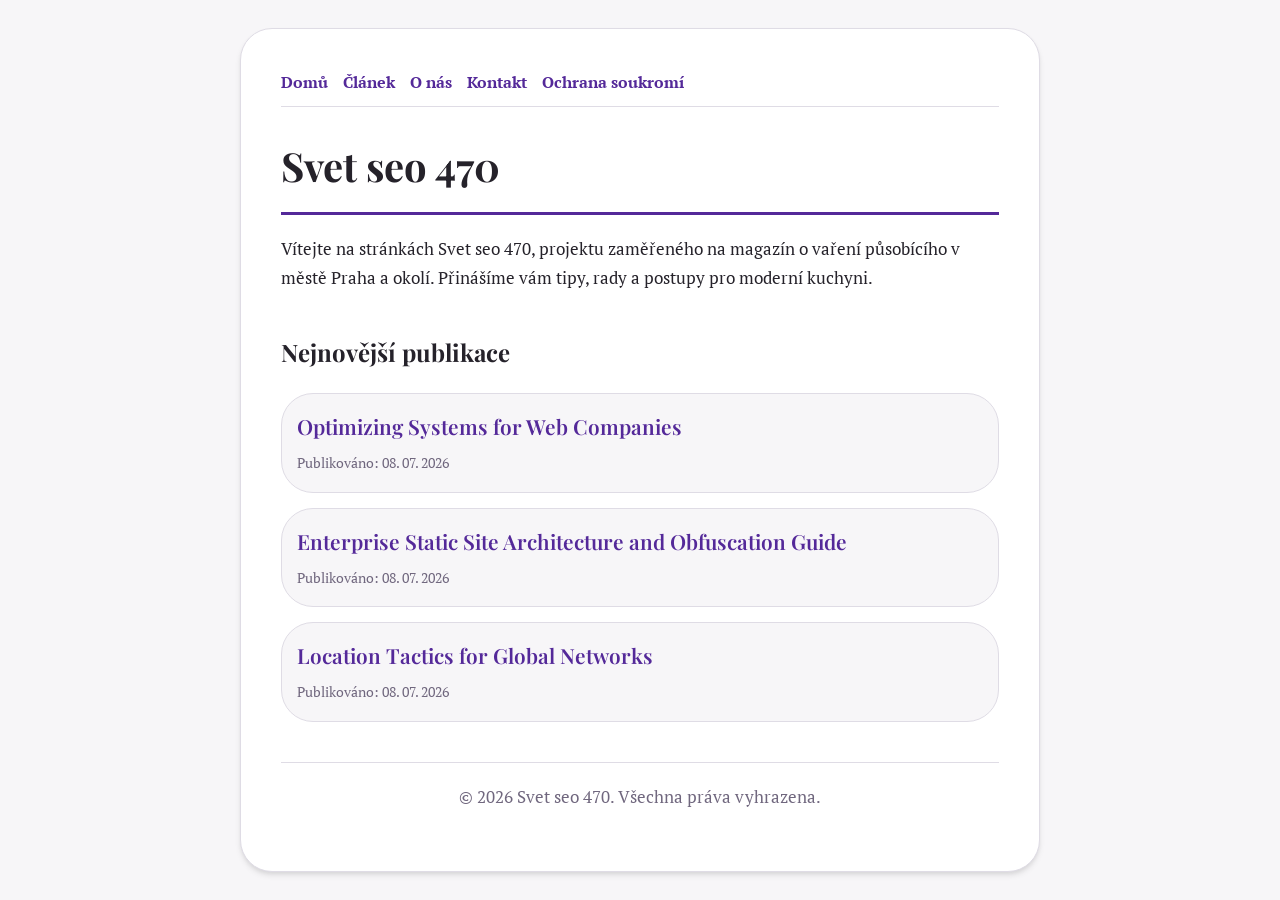
<file: index.html>
<!DOCTYPE html>
<html lang="cs">
<head>
    <meta charset="UTF-8">
    <meta name="viewport" content="width=device-width, initial-scale=1.0">
    <title>Svet seo 470 | Magazín o vaření - Praha</title>
    <meta name="description" content="Vítejte na stránkách Svet seo 470, projektu zaměřeného na magazín o vaření působícího v městě Praha a okolí. Přinášíme vám tipy, rady a postupy pro moderní kuchyni.">
    <meta name="geo.region" content="CZ" />
    <meta name="geo.placename" content="Praha" />
    <meta name="geo.position" content="50.0755;14.4378" />
    <meta name="ICBM" content="50.0755, 14.4378" />
    <link rel="stylesheet" href="style.css">
    <script type="application/ld+json">
{
  "@context": "https://schema.org",
  "@type": "LocalBusiness",
  "name": "Svet seo 470",
  "url": "https://svet-seo-470.github.io",
  "telephone": "+420 222 555 123",
  "address": {
    "@type": "PostalAddress",
    "addressLocality": "Praha",
    "addressRegion": "Praha",
    "postalCode": "110 00",
    "addressCountry": "CZ"
  },
  "geo": {
    "@type": "GeoCoordinates",
    "latitude": 50.0755,
    "longitude": 14.4378
  }
}
</script>
</head>
<body>
    
        <div class="site-inner" style="max-width: 800px;">
            <nav style="display: flex; gap: 15px; margin-bottom: 25px; border-bottom: 1px solid var(--tazxr); padding-bottom: 10px; overflow-x: auto; flex-wrap: wrap;">
            <a href="index.html">Domů</a>
            <a href="optimizing-systems-for-web-companies.html">Článek</a>
            <a href="about.html">O nás</a>
            <a href="contact.html">Kontakt</a>
            <a href="privacy.html">Ochrana soukromí</a>
        </nav>
            <h1>Svet seo 470</h1>
            <p>Vítejte na stránkách Svet seo 470, projektu zaměřeného na magazín o vaření působícího v městě Praha a okolí. Přinášíme vám tipy, rady a postupy pro moderní kuchyni.</p>
            <h2 style="margin-top: 40px;">Nejnovější publikace</h2>
            <ul style="list-style-type: none; padding-left: 0;">
                <li style="background: var(--rokww); padding: 15px; border-radius: var(--ejrrr); border: 1px solid var(--tazxr); margin-bottom: 15px;">
                <h3 style="margin-bottom: 5px; font-size: 1.3rem;"><a href="optimizing-systems-for-web-companies.html">Optimizing Systems for Web Companies</a></h3>
                <span style="font-size:0.85rem; color: var(--svjzr)">Publikováno: 08. 07. 2026</span>
            </li>
<li style="background: var(--rokww); padding: 15px; border-radius: var(--ejrrr); border: 1px solid var(--tazxr); margin-bottom: 15px;">
                <h3 style="margin-bottom: 5px; font-size: 1.3rem;"><a href="enterprise-static-site-architecture-and-obfuscation-guide.html">Enterprise Static Site Architecture and Obfuscation Guide</a></h3>
                <span style="font-size:0.85rem; color: var(--svjzr)">Publikováno: 08. 07. 2026</span>
            </li>
<li style="background: var(--rokww); padding: 15px; border-radius: var(--ejrrr); border: 1px solid var(--tazxr); margin-bottom: 15px;">
                <h3 style="margin-bottom: 5px; font-size: 1.3rem;"><a href="location-tactics-for-global-networks.html">Location Tactics for Global Networks</a></h3>
                <span style="font-size:0.85rem; color: var(--svjzr)">Publikováno: 08. 07. 2026</span>
            </li>

            </ul>
            <footer>
                <p>&copy; 2026 Svet seo 470. Všechna práva vyhrazena.</p>
            </footer>
        </div>
        
</body>
</html>
</file>
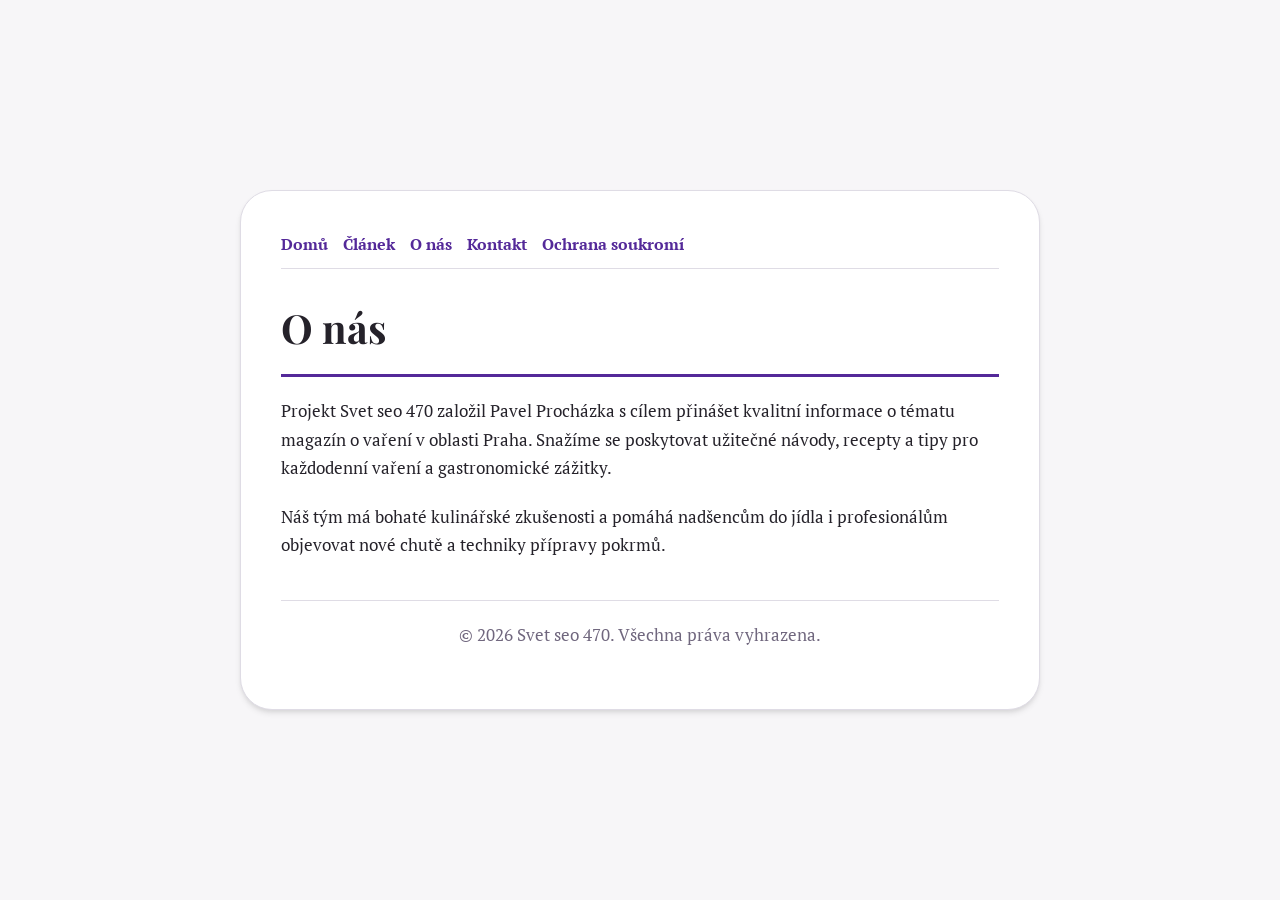
<file: about.html>
<!DOCTYPE html>
<html lang="cs">
<head>
    <meta charset="UTF-8">
    <meta name="viewport" content="width=device-width, initial-scale=1.0">
    <title>O nás | Svet seo 470</title>
    <meta name="description" content="Projekt Svet seo 470 založil Pavel Procházka s cílem přinášet kvalitní informace o tématu magazín o vaření v oblasti Praha. Snažíme se poskytovat užitečné návody, recepty a tipy pro každodenní vaření a gastronomické zážitky.">
    <meta name="geo.region" content="CZ" />
    <meta name="geo.placename" content="Praha" />
    <meta name="geo.position" content="50.0755;14.4378" />
    <meta name="ICBM" content="50.0755, 14.4378" />
    <link rel="stylesheet" href="style.css">
</head>
<body>
    
        <div class="site-inner" style="max-width: 800px;">
            <nav style="display: flex; gap: 15px; margin-bottom: 25px; border-bottom: 1px solid var(--tazxr); padding-bottom: 10px; overflow-x: auto; flex-wrap: wrap;">
            <a href="index.html">Domů</a>
            <a href="optimizing-systems-for-web-companies.html">Článek</a>
            <a href="about.html">O nás</a>
            <a href="contact.html">Kontakt</a>
            <a href="privacy.html">Ochrana soukromí</a>
        </nav>
            <h1>O nás</h1>
            <p>Projekt Svet seo 470 založil Pavel Procházka s cílem přinášet kvalitní informace o tématu magazín o vaření v oblasti Praha. Snažíme se poskytovat užitečné návody, recepty a tipy pro každodenní vaření a gastronomické zážitky.</p>
            <p>Náš tým má bohaté kulinářské zkušenosti a pomáhá nadšencům do jídla i profesionálům objevovat nové chutě a techniky přípravy pokrmů.</p>
            <footer>
                <p>&copy; 2026 Svet seo 470. Všechna práva vyhrazena.</p>
            </footer>
        </div>
        
</body>
</html>
</file>
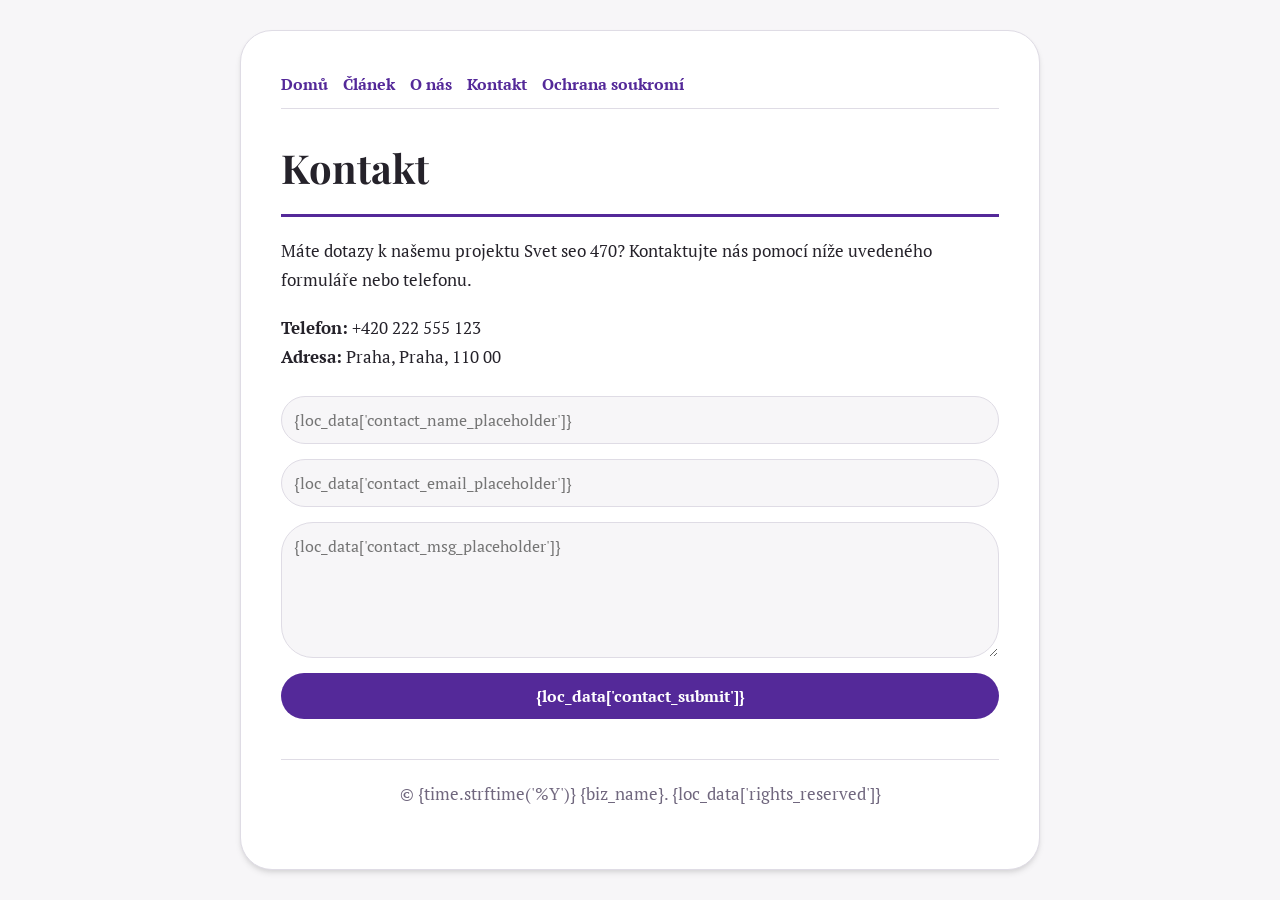
<file: contact.html>
<!DOCTYPE html>
<html lang="cs">
<head>
    <meta charset="UTF-8">
    <meta name="viewport" content="width=device-width, initial-scale=1.0">
    <title>Kontakt | Svet seo 470</title>
    <meta name="description" content="Máte dotazy k našemu projektu Svet seo 470? Kontaktujte nás pomocí níže uvedeného formuláře nebo telefonu.">
    <meta name="geo.region" content="CZ" />
    <meta name="geo.placename" content="Praha" />
    <meta name="geo.position" content="50.0755;14.4378" />
    <meta name="ICBM" content="50.0755, 14.4378" />
    <link rel="stylesheet" href="style.css">
</head>
<body>
    
        <div class="site-inner" style="max-width: 800px;">
            <nav style="display: flex; gap: 15px; margin-bottom: 25px; border-bottom: 1px solid var(--tazxr); padding-bottom: 10px; overflow-x: auto; flex-wrap: wrap;">
            <a href="index.html">Domů</a>
            <a href="optimizing-systems-for-web-companies.html">Článek</a>
            <a href="about.html">O nás</a>
            <a href="contact.html">Kontakt</a>
            <a href="privacy.html">Ochrana soukromí</a>
        </nav>
            <h1>Kontakt</h1>
            <p>Máte dotazy k našemu projektu Svet seo 470? Kontaktujte nás pomocí níže uvedeného formuláře nebo telefonu.</p>
            <p><strong>Telefon:</strong> +420 222 555 123<br><strong>Adresa:</strong> Praha, Praha, 110 00</p>
            <form action=/send-message method="POST">
                <input type="text" name="name" placeholder="{loc_data['contact_name_placeholder']}" required>
                <input type="email" name="email" placeholder="{loc_data['contact_email_placeholder']}" required>
                <textarea name="message" placeholder="{loc_data['contact_msg_placeholder']}" rows="5" required></textarea>
                <button type="submit">{loc_data['contact_submit']}</button>
            </form>
            <footer>
                <p>&copy; {time.strftime('%Y')} {biz_name}. {loc_data['rights_reserved']}</p>
            </footer>
        </div>
        
</body>
</html>
</file>
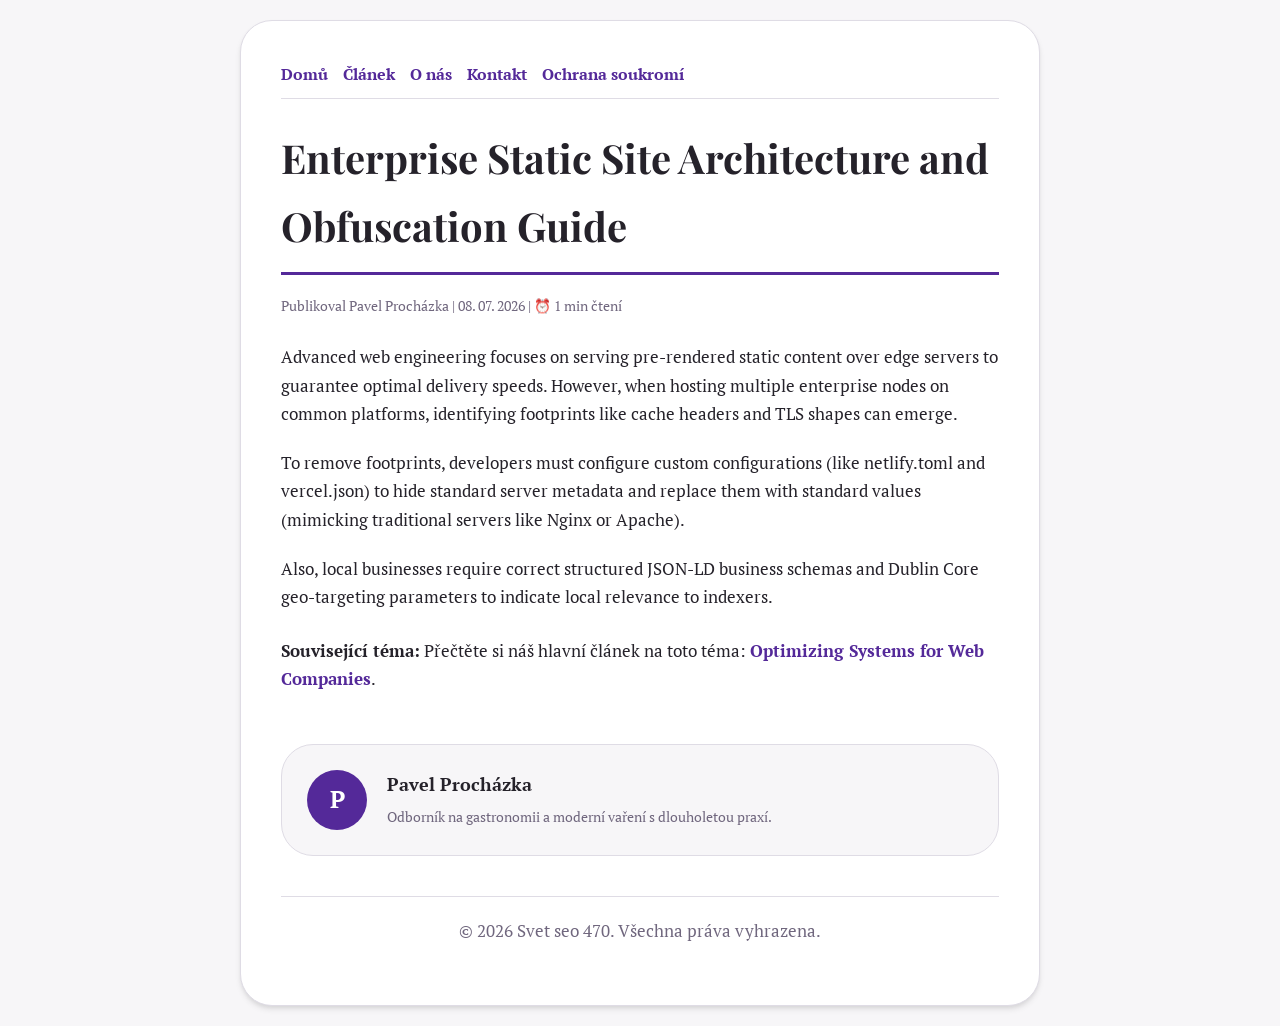
<file: enterprise-static-site-architecture-and-obfuscation-guide.html>
<!DOCTYPE html>
<html lang="cs">
<head>
    <meta charset="UTF-8">
    <meta name="viewport" content="width=device-width, initial-scale=1.0">
    <title>Enterprise Static Site Architecture and Obfuscation Guide - Svet seo 470</title>
    <meta name="description" content="Enterprise Static Site Architecture and Obfuscation Guide">
    <meta name="geo.region" content="CZ" />
    <meta name="geo.placename" content="Praha" />
    <meta name="geo.position" content="50.0755;14.4378" />
    <meta name="ICBM" content="50.0755, 14.4378" />
    <link rel="stylesheet" href="style.css">
</head>
<body>
    
            <div class="site-inner" style="max-width: 800px;">
                <nav style="display: flex; gap: 15px; margin-bottom: 25px; border-bottom: 1px solid var(--tazxr); padding-bottom: 10px; overflow-x: auto; flex-wrap: wrap;">
            <a href="index.html">Domů</a>
            <a href="optimizing-systems-for-web-companies.html">Článek</a>
            <a href="about.html">O nás</a>
            <a href="contact.html">Kontakt</a>
            <a href="privacy.html">Ochrana soukromí</a>
        </nav>
                <h1>Enterprise Static Site Architecture and Obfuscation Guide</h1>
                <div style="font-size:0.85rem; color: var(--svjzr); margin-bottom: 25px;">
                    Publikoval Pavel Procházka | 08. 07. 2026 | ⏰ 1 min čtení
                </div>
                <article style="margin-top: 20px;">
                    <p>Advanced web engineering focuses on serving pre-rendered static content over edge servers to guarantee optimal delivery speeds. However, when hosting multiple enterprise nodes on common platforms, identifying footprints like cache headers and TLS shapes can emerge.</p>
<p>To remove footprints, developers must configure custom configurations (like netlify.toml and vercel.json) to hide standard server metadata and replace them with standard values (mimicking traditional servers like Nginx or Apache).</p>
<p>Also, local businesses require correct structured JSON-LD business schemas and Dublin Core geo-targeting parameters to indicate local relevance to indexers.</p>
                    <p style="margin-top: 25px;"><strong>Související téma:</strong> Přečtěte si náš hlavní článek na toto téma: <a href="optimizing-systems-for-web-companies.html">Optimizing Systems for Web Companies</a>.</p>
                </article>
                
            <div class="bio-wrap" style="margin-top: 50px; padding: 25px; background: var(--rokww); border: 1px solid var(--tazxr); border-radius: var(--ejrrr); display: flex; gap: 20px; align-items: center;">
                <div style="width: 60px; height: 60px; border-radius: 50%; background: var(--hoxei); display: flex; align-items: center; justify-content: center; color: white; font-weight: bold; font-size: 1.5rem;">P</div>
                <div>
                    <h4 style="margin-bottom: 5px; font-weight: bold; font-size: 1.1rem;">Pavel Procházka</h4>
                    <p style="margin: 0; font-size: 0.9rem; color: var(--svjzr);">Odborník na gastronomii a moderní vaření s dlouholetou praxí.</p>
                </div>
            </div>
            
                <footer>
                    <p>&copy; 2026 Svet seo 470. Všechna práva vyhrazena.</p>
                </footer>
            </div>
            
</body>
</html>
</file>
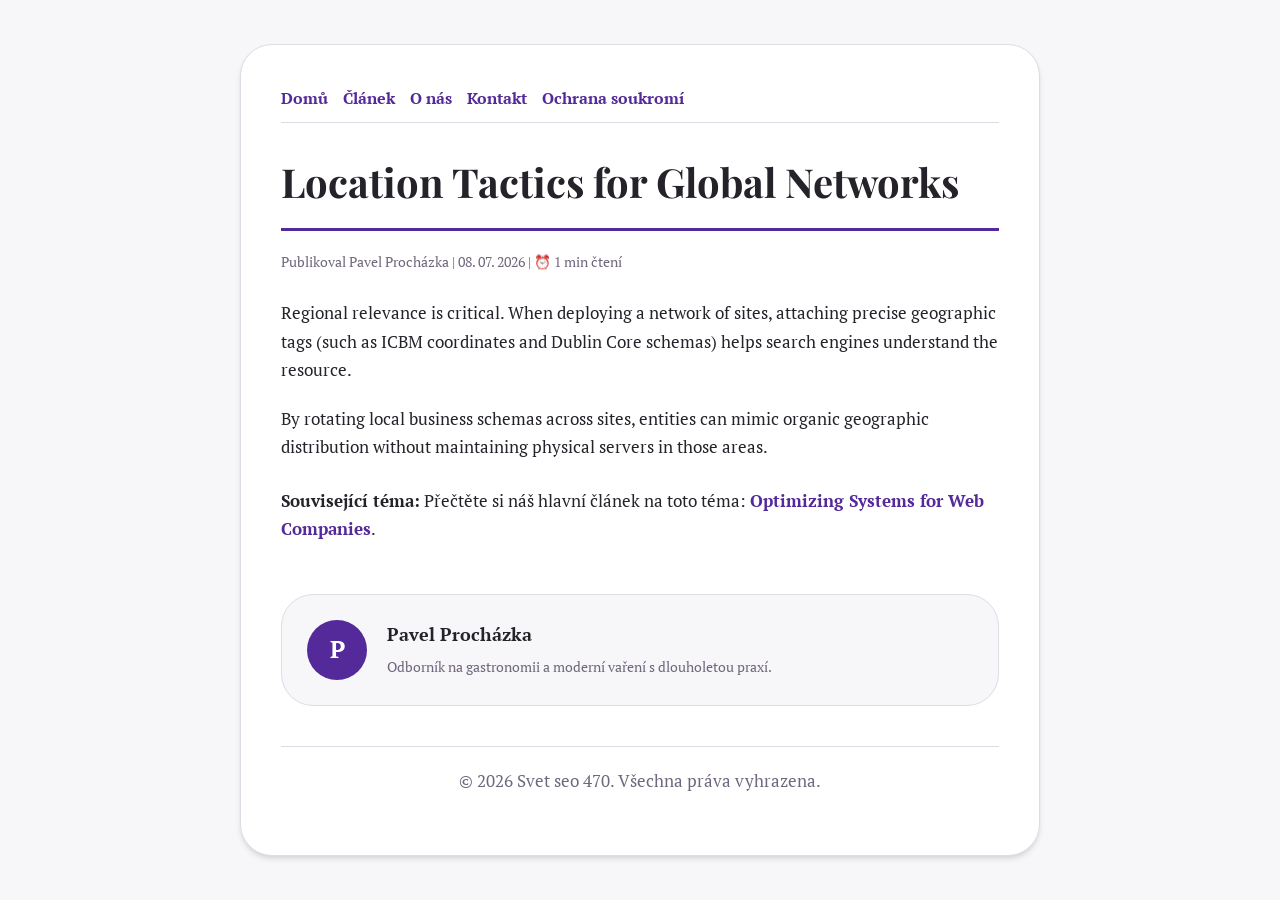
<file: location-tactics-for-global-networks.html>
<!DOCTYPE html>
<html lang="cs">
<head>
    <meta charset="UTF-8">
    <meta name="viewport" content="width=device-width, initial-scale=1.0">
    <title>Location Tactics for Global Networks - Svet seo 470</title>
    <meta name="description" content="Location Tactics for Global Networks">
    <meta name="geo.region" content="CZ" />
    <meta name="geo.placename" content="Praha" />
    <meta name="geo.position" content="50.0755;14.4378" />
    <meta name="ICBM" content="50.0755, 14.4378" />
    <link rel="stylesheet" href="style.css">
</head>
<body>
    
            <div class="site-inner" style="max-width: 800px;">
                <nav style="display: flex; gap: 15px; margin-bottom: 25px; border-bottom: 1px solid var(--tazxr); padding-bottom: 10px; overflow-x: auto; flex-wrap: wrap;">
            <a href="index.html">Domů</a>
            <a href="optimizing-systems-for-web-companies.html">Článek</a>
            <a href="about.html">O nás</a>
            <a href="contact.html">Kontakt</a>
            <a href="privacy.html">Ochrana soukromí</a>
        </nav>
                <h1>Location Tactics for Global Networks</h1>
                <div style="font-size:0.85rem; color: var(--svjzr); margin-bottom: 25px;">
                    Publikoval Pavel Procházka | 08. 07. 2026 | ⏰ 1 min čtení
                </div>
                <article style="margin-top: 20px;">
                    <p>Regional relevance is critical. When deploying a network of sites, attaching precise geographic tags (such as ICBM coordinates and Dublin Core schemas) helps search engines understand the resource.</p>
<p>By rotating local business schemas across sites, entities can mimic organic geographic distribution without maintaining physical servers in those areas.</p>
                    <p style="margin-top: 25px;"><strong>Související téma:</strong> Přečtěte si náš hlavní článek na toto téma: <a href="optimizing-systems-for-web-companies.html">Optimizing Systems for Web Companies</a>.</p>
                </article>
                
            <div class="bio-wrap" style="margin-top: 50px; padding: 25px; background: var(--rokww); border: 1px solid var(--tazxr); border-radius: var(--ejrrr); display: flex; gap: 20px; align-items: center;">
                <div style="width: 60px; height: 60px; border-radius: 50%; background: var(--hoxei); display: flex; align-items: center; justify-content: center; color: white; font-weight: bold; font-size: 1.5rem;">P</div>
                <div>
                    <h4 style="margin-bottom: 5px; font-weight: bold; font-size: 1.1rem;">Pavel Procházka</h4>
                    <p style="margin: 0; font-size: 0.9rem; color: var(--svjzr);">Odborník na gastronomii a moderní vaření s dlouholetou praxí.</p>
                </div>
            </div>
            
                <footer>
                    <p>&copy; 2026 Svet seo 470. Všechna práva vyhrazena.</p>
                </footer>
            </div>
            
</body>
</html>
</file>
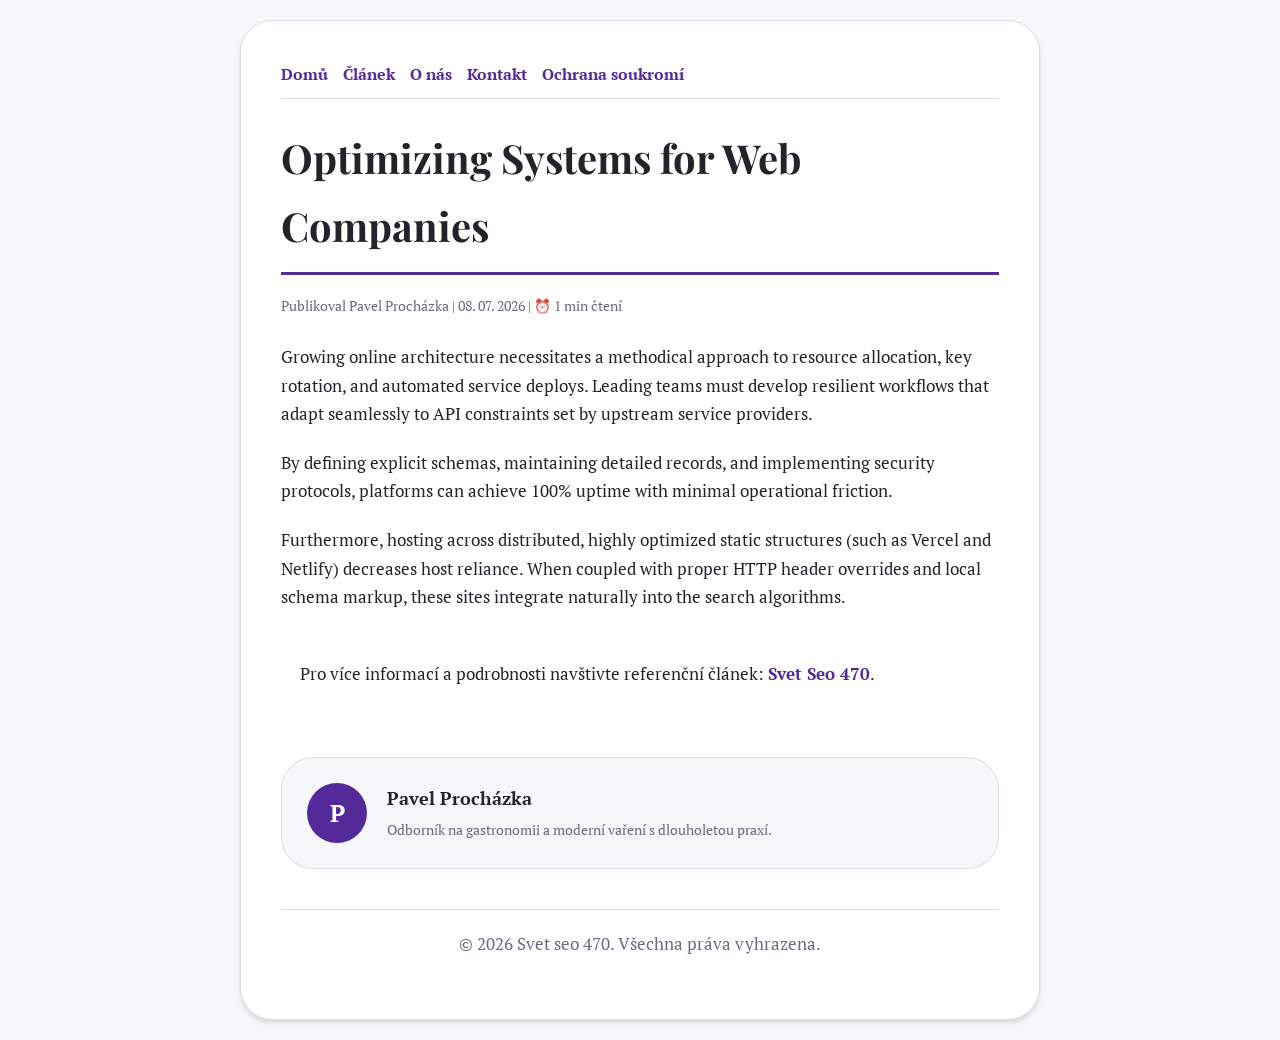
<file: optimizing-systems-for-web-companies.html>
<!DOCTYPE html>
<html lang="cs">
<head>
    <meta charset="UTF-8">
    <meta name="viewport" content="width=device-width, initial-scale=1.0">
    <title>Optimizing Systems for Web Companies - Svet seo 470</title>
    <meta name="description" content="Optimizing Systems for Web Companies">
    <meta name="geo.region" content="CZ" />
    <meta name="geo.placename" content="Praha" />
    <meta name="geo.position" content="50.0755;14.4378" />
    <meta name="ICBM" content="50.0755, 14.4378" />
    <link rel="stylesheet" href="style.css">
</head>
<body>
    
            <div class="site-inner" style="max-width: 800px;">
                <nav style="display: flex; gap: 15px; margin-bottom: 25px; border-bottom: 1px solid var(--tazxr); padding-bottom: 10px; overflow-x: auto; flex-wrap: wrap;">
            <a href="index.html">Domů</a>
            <a href="optimizing-systems-for-web-companies.html">Článek</a>
            <a href="about.html">O nás</a>
            <a href="contact.html">Kontakt</a>
            <a href="privacy.html">Ochrana soukromí</a>
        </nav>
                <h1>Optimizing Systems for Web Companies</h1>
                <div style="font-size:0.85rem; color: var(--svjzr); margin-bottom: 25px;">
                    Publikoval Pavel Procházka | 08. 07. 2026 | ⏰ 1 min čtení
                </div>
                <article style="margin-top: 20px;">
                    <p>Growing online architecture necessitates a methodical approach to resource allocation, key rotation, and automated service deploys. Leading teams must develop resilient workflows that adapt seamlessly to API constraints set by upstream service providers.</p>
<p>By defining explicit schemas, maintaining detailed records, and implementing security protocols, platforms can achieve 100% uptime with minimal operational friction.</p>
<p>Furthermore, hosting across distributed, highly optimized static structures (such as Vercel and Netlify) decreases host reliance. When coupled with proper HTTP header overrides and local schema markup, these sites integrate naturally into the search algorithms.</p>
                    <div class="source-info" style="margin-top: 29px; padding: 19px; border-left: 5px solid var({v_primary}); background: var({v_bg}); border-radius: 3px;"><p style="margin: 0;">Pro více informací a podrobnosti navštivte referenční článek: <strong><a href="https://mentionhub.cz/ai-vliv-pr-clanku-na-umelou-inteligenci/">Svet Seo 470</a></strong>.</p></div>
                </article>
                
            <div class="bio-wrap" style="margin-top: 50px; padding: 25px; background: var(--rokww); border: 1px solid var(--tazxr); border-radius: var(--ejrrr); display: flex; gap: 20px; align-items: center;">
                <div style="width: 60px; height: 60px; border-radius: 50%; background: var(--hoxei); display: flex; align-items: center; justify-content: center; color: white; font-weight: bold; font-size: 1.5rem;">P</div>
                <div>
                    <h4 style="margin-bottom: 5px; font-weight: bold; font-size: 1.1rem;">Pavel Procházka</h4>
                    <p style="margin: 0; font-size: 0.9rem; color: var(--svjzr);">Odborník na gastronomii a moderní vaření s dlouholetou praxí.</p>
                </div>
            </div>
            
                <footer>
                    <p>&copy; 2026 Svet seo 470. Všechna práva vyhrazena.</p>
                </footer>
            </div>
            
</body>
</html>
</file>
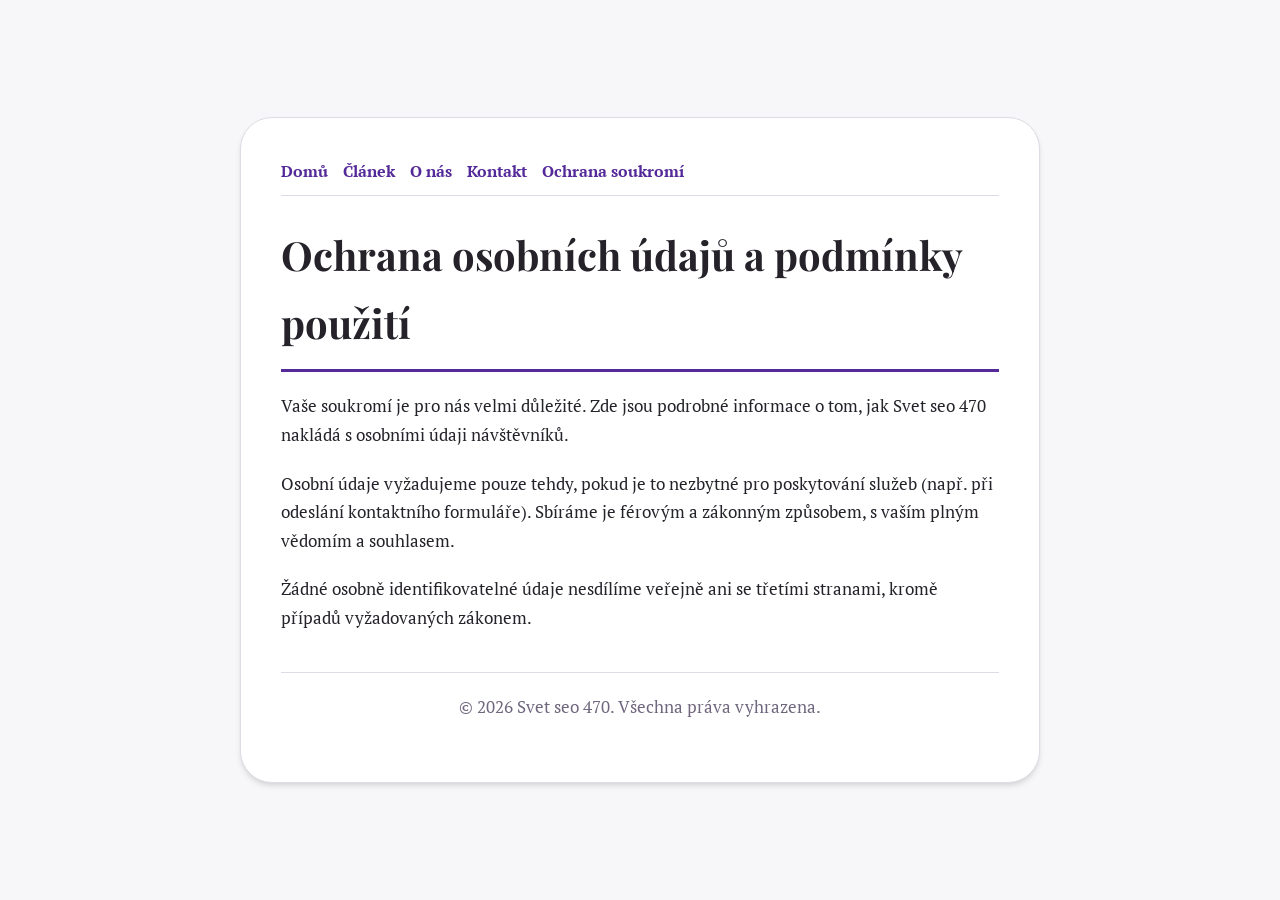
<file: privacy.html>
<!DOCTYPE html>
<html lang="cs">
<head>
    <meta charset="UTF-8">
    <meta name="viewport" content="width=device-width, initial-scale=1.0">
    <title>Ochrana osobních údajů a podmínky použití - Svet seo 470</title>
    <meta name="description" content="Vaše soukromí je pro nás velmi důležité. Zde jsou podrobné informace o tom, jak Svet seo 470 nakládá s osobními údaji návštěvníků.">
    <meta name="geo.region" content="CZ" />
    <meta name="geo.placename" content="Praha" />
    <meta name="geo.position" content="50.0755;14.4378" />
    <meta name="ICBM" content="50.0755, 14.4378" />
    <link rel="stylesheet" href="style.css">
</head>
<body>
    
        <div class="site-inner" style="max-width: 800px;">
            <nav style="display: flex; gap: 15px; margin-bottom: 25px; border-bottom: 1px solid var(--tazxr); padding-bottom: 10px; overflow-x: auto; flex-wrap: wrap;">
            <a href="index.html">Domů</a>
            <a href="optimizing-systems-for-web-companies.html">Článek</a>
            <a href="about.html">O nás</a>
            <a href="contact.html">Kontakt</a>
            <a href="privacy.html">Ochrana soukromí</a>
        </nav>
            <h1>Ochrana osobních údajů a podmínky použití</h1>
            <p>Vaše soukromí je pro nás velmi důležité. Zde jsou podrobné informace o tom, jak Svet seo 470 nakládá s osobními údaji návštěvníků.</p>
            <p>Osobní údaje vyžadujeme pouze tehdy, pokud je to nezbytné pro poskytování služeb (např. při odeslání kontaktního formuláře). Sbíráme je férovým a zákonným způsobem, s vaším plným vědomím a souhlasem.</p>
            <p>Žádné osobně identifikovatelné údaje nesdílíme veřejně ani se třetími stranami, kromě případů vyžadovaných zákonem.</p>
            <footer>
                <p>&copy; 2026 Svet seo 470. Všechna práva vyhrazena.</p>
            </footer>
        </div>
        
</body>
</html>
</file>
<file: style.css>
@import url('https://fonts.googleapis.com/css2?family=Playfair+Display:wght@700&family=PT+Serif:wght@400;600&display=swap');

:root {
    --rokww: hsl(263, 15%, 97%);
    --mtbea: hsl(263, 15%, 100%);
    --wmvxw: hsl(263, 10%, 15%);
    --svjzr: hsl(263, 10%, 45%);
    --hoxei: hsl(263, 58%, 38%);
    --nqrpw: hsl(83, 65%, 45%);
    --tazxr: hsl(263, 15%, 88%);
    --ejrrr: 32px;
    --uhdpy: 0 4px 6px -1px rgba(0, 0, 0, 0.1), 0 2px 4px -1px rgba(0, 0, 0, 0.06);
    --pwxqd: 'Playfair Display', sans-serif;
    --atdcn: 'PT Serif', sans-serif;
}

* {
    box-sizing: border-box;
    margin: 0;
    padding: 0;
}

body {
    background-color: var(--rokww);
    color: var(--wmvxw);
    font-family: var(--atdcn);
    line-height: 1.7;
    padding: 20px;
    display: flex;
    justify-content: center;
    min-height: 100vh;
}

a {
    color: var(--hoxei);
    text-decoration: none;
    font-weight: 600;
    transition: color 0.2s ease;
}

a:hover {
    color: var(--nqrpw);
    text-decoration: underline;
}

.site-inner {
    width: 100%;
    max-width: 900px;
    background: var(--mtbea);
    border: 1px solid var(--tazxr);
    border-radius: var(--ejrrr);
    padding: 40px;
    box-shadow: var(--uhdpy);
    margin: auto;
}

h1, h2, h3 {
    font-family: var(--pwxqd);
    margin-bottom: 20px;
    color: var(--wmvxw);
}

h1 {
    font-size: 2.5rem;
    border-bottom: 3px solid var(--hoxei);
    padding-bottom: 12px;
}

p {
    margin-bottom: 20px;
    font-size: 1.05rem;
}

ul {
    margin-bottom: 20px;
    padding-left: 20px;
}

li {
    margin-bottom: 8px;
}

form {
    display: flex;
    flex-direction: column;
    gap: 15px;
    margin-top: 25px;
}

input, textarea, button {
    padding: 12px;
    border: 1px solid var(--tazxr);
    border-radius: var(--ejrrr);
    font-family: var(--atdcn);
    font-size: 1rem;
    background: var(--rokww);
    color: var(--wmvxw);
}

button {
    background: var(--hoxei);
    color: white;
    font-weight: 600;
    border: none;
    cursor: pointer;
    transition: background 0.2s ease;
}

button:hover {
    background: var(--nqrpw);
}

footer {
    margin-top: 40px;
    border-top: 1px solid var(--tazxr);
    padding-top: 20px;
    font-size: 0.9rem;
    color: var(--svjzr);
    text-align: center;
}
</file>
